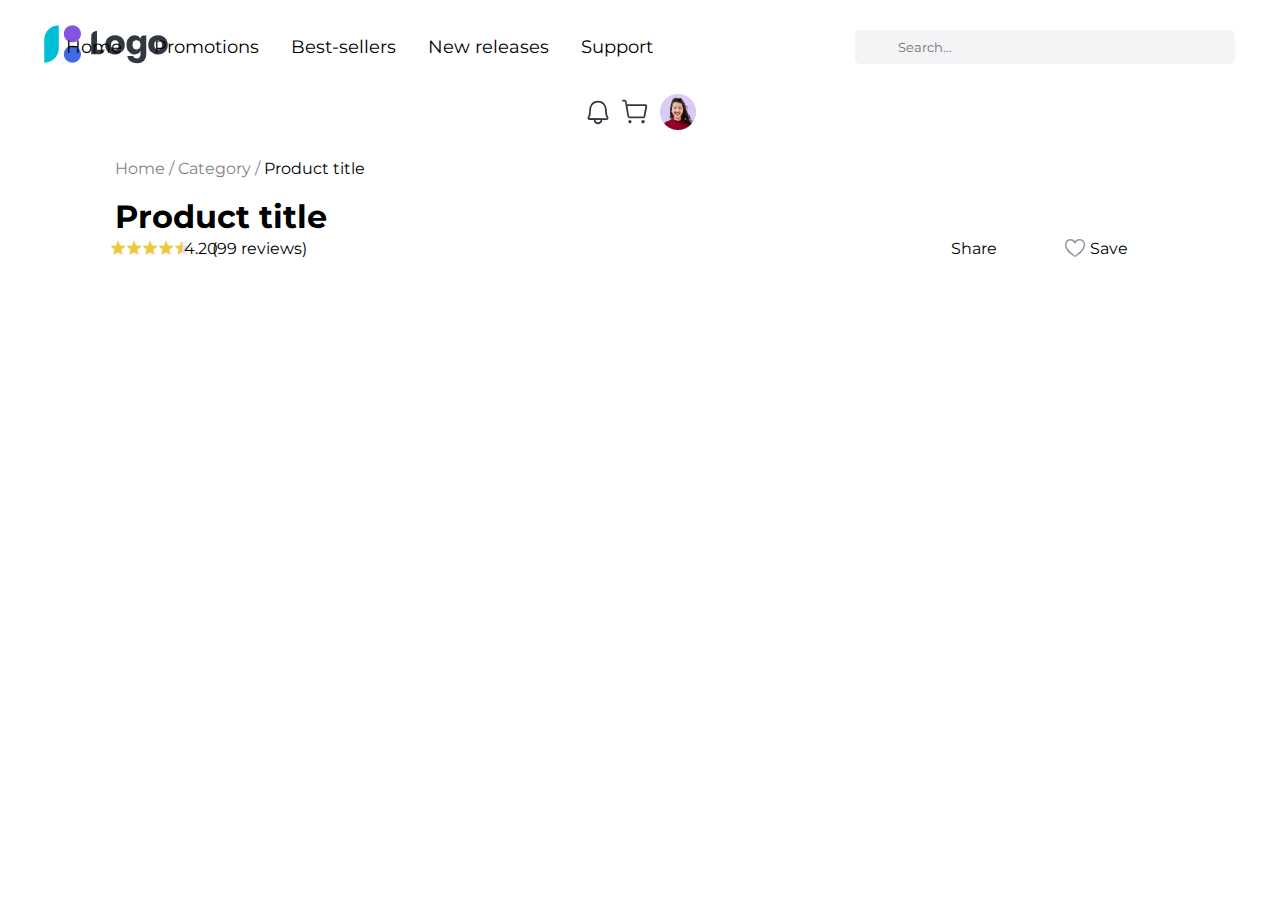
<file: index.html>
<!DOCTYPE html>
<!-- Created By CodingNepal -->

<head>
    <meta charset="utf-8">
    <title>Responsive Navigation Bar</title>
    <link rel="stylesheet" href="style.css">
    <script src="https://code.jquery.com/jquery-3.4.1.js"></script>
    <link rel="stylesheet" href="https://cdnjs.cloudflare.com/ajax/libs/font-awesome/6.3.0/css/all.min.css" integrity="sha512-SzlrxWUlpfuzQ+pcUCosxcglQRNAq/DZjVsC0lE40xsADsfeQoEypE+enwcOiGjk/bSuGGKHEyjSoQ1zVisanQ==" crossorigin="anonymous" referrerpolicy="no-referrer"
    />
    <meta name="viewport" content="width=device-width, initial-scale=1.0">
</head>

<body>
    <nav>
        <ul>
            <li class="logo">
                <img src="./img/Image 1713.png" alt="">
            </li>
            <li class="items"><a href="#">Home</a></li>
            <li class="items"><a href="#">Promotions</a></li>
            <li class="items"><a href="#">Best-sellers</a></li>
            <li class="items"><a href="#">New releases</a></li>
            <li class="items"><a href="#">Support</a></li>
            <li class="btn"><a href="#"><i class="fas fa-bars"></i></a></li>

            <div class="rightitem" style="margin-left: 30px">
                <i class="fa fa-search searchItem"></i>
                <input style="height: 34px; width: 380px;" type="text" placeholder=" Search...">
            </div>
            <div class="rightitem">
                <img src="./img/Bell 1.png" alt="">
            </div>
            <div class="rightitem">
                <img src="./img/Shopping cart simple 1.png" alt="">
            </div>
            <div class="rightitem">
                <img src="./img/Avatar 758.png" alt="">
            </div>
        </ul>
    </nav><br>

    <div style="margin-left: 9%;">
        <span style="opacity: 0.5;">Home /</span>
        <span style="opacity: 0.5;">Category /</span>
        <span>Product title</span>
    </div>
    <br>
    <div>
        <h1 style="margin-left: 9%;">Product title</h1>

    </div>

    <div class="rating-420">
        <img id="star1" src="./img/Rating 303.png" alt="">
        <p id="txt420">4.20</p>
        <p id="txt420-99">(99 reviews)</p>
        <i class="fa-sharp fa-solid fa-share-nodes share"></i>
        <p class="share11">Share</p>
        <img class="heart" src="./img/Heart 23.png" alt="">
        <p class="save">Save</p>
    </div>

</body>

</html>
</file>
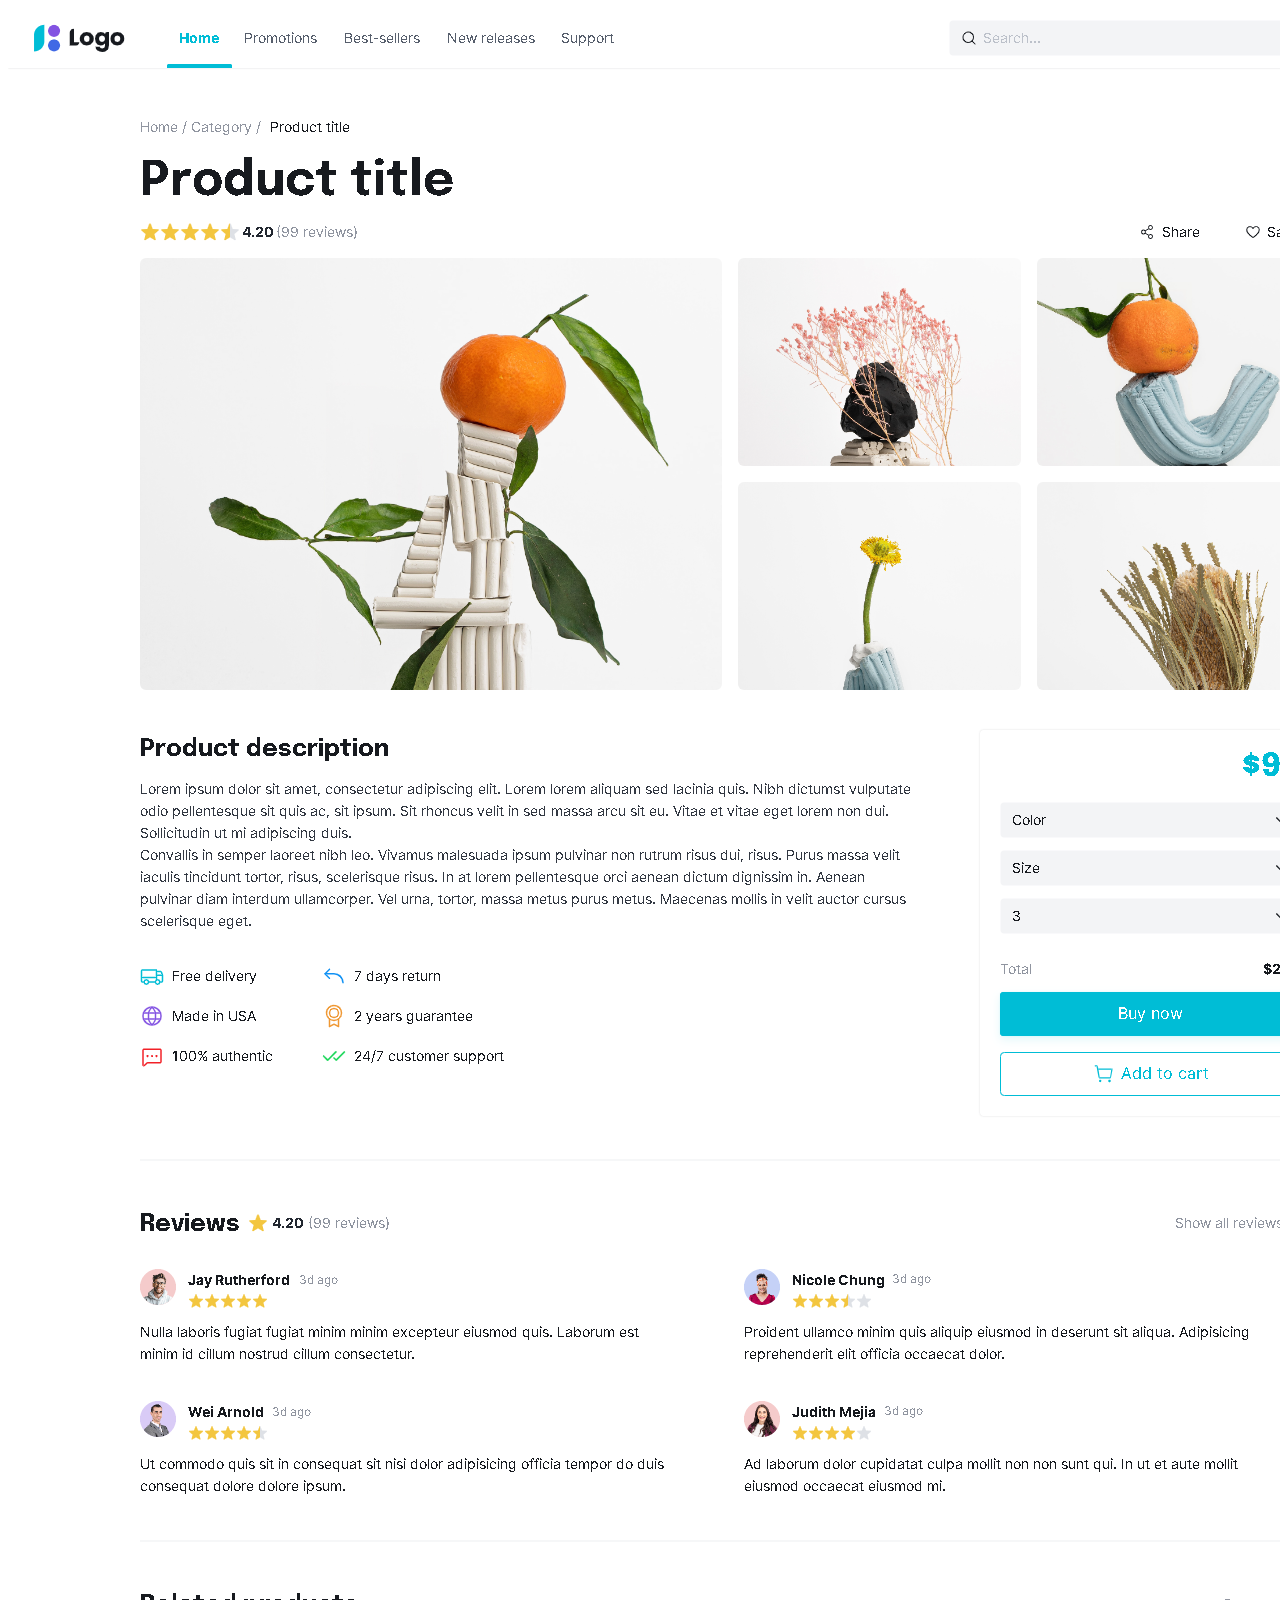
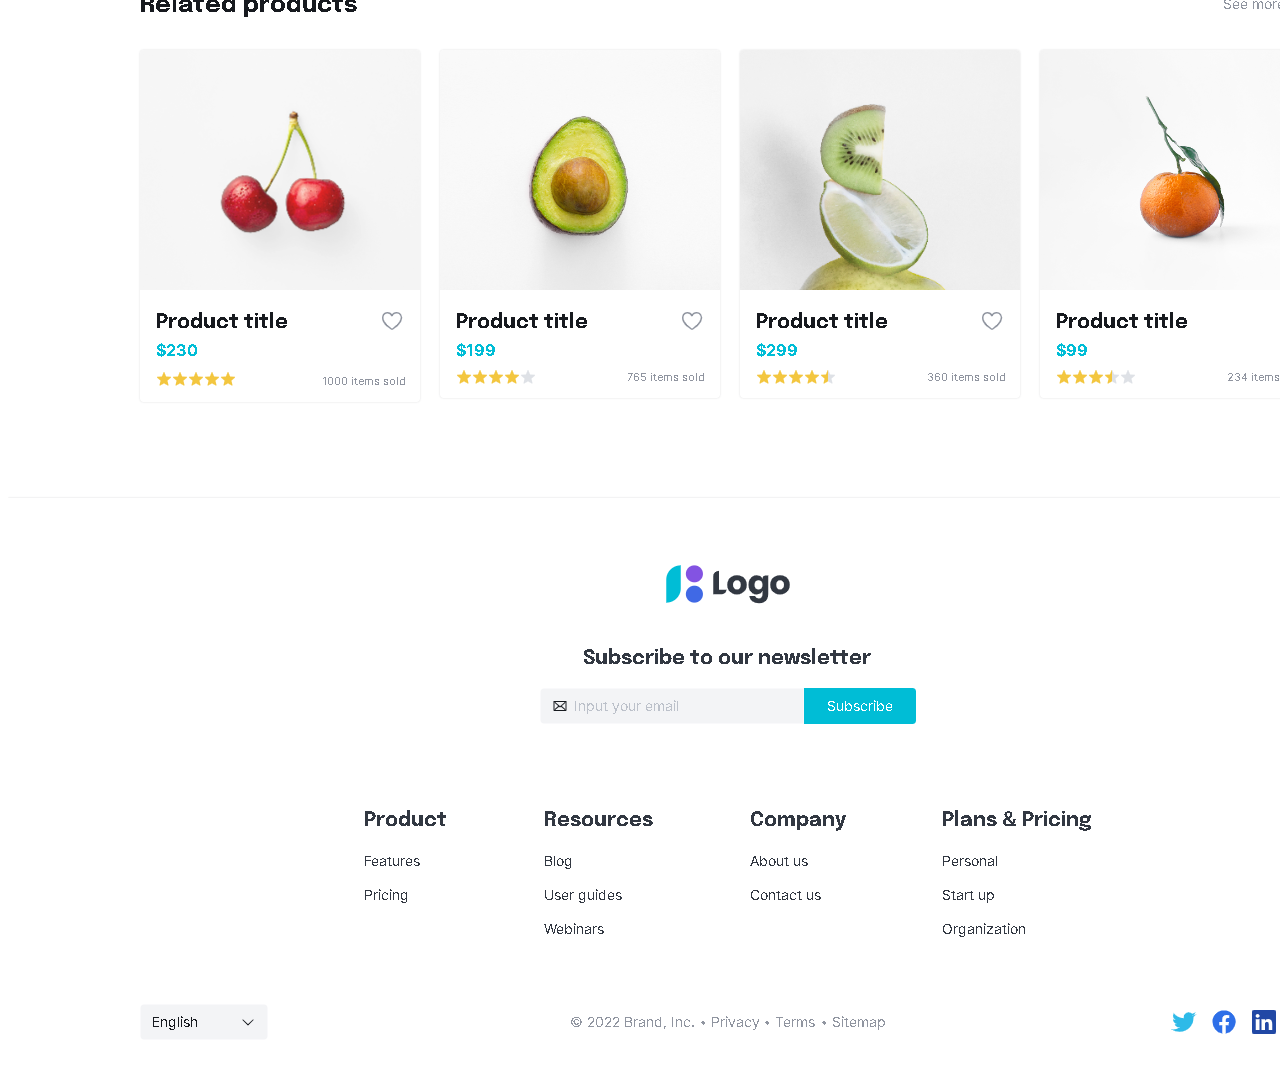
<file: demo.html>
<!DOCTYPE html>
<html lang="en">

<head>
    <meta charset="UTF-8">
    <meta http-equiv="X-UA-Compatible" content="IE=edge">
    <meta name="viewport" content="width=device-width, initial-scale=1.0">
    <title>Document</title>
</head>

<body>
    <div>
        <img src="a_detail.png" alt="">
    </div>
</body>

</html>
</file>
<file: style.css>
@import url('https://fonts.googleapis.com/css?family=Montserrat:400,500,600,700&display=swap');
* {
    margin: 0;
    padding: 0;
    box-sizing: border-box;
    font-family: 'Montserrat', sans-serif;
}

nav {
    padding: 5px 40px;
}

nav ul {
    list-style: none;
    display: flex;
    flex-wrap: wrap;
    align-items: center;
    justify-content: center;
}

nav ul li {
    padding: 15px 0;
}

nav ul li.items {
    position: relative;
    width: auto;
    margin: 16px;
    text-align: center;
    right: 13%;
}

nav ul li.items:after {
    position: absolute;
    content: '';
    left: 0;
    bottom: 5px;
    height: 2px;
    width: 100%;
    background: #33ffff;
    opacity: 0;
    transition: all 0.2s linear;
}

nav ul li.items:hover:after {
    opacity: 1;
    bottom: 8px;
}

nav ul li.logo {
    flex: 1;
    color: black;
    font-size: 23px;
    font-weight: 600;
    cursor: default;
    user-select: none;
}

nav ul li a {
    color: black;
    font-size: 18px;
    text-decoration: none;
    transition: .4s;
}

nav ul li:hover a {
    color: cyan;
    font-weight: 690;
}

nav ul li i {
    font-size: 23px;
}

nav ul li.btn {
    display: none;
}

nav ul li.btn.hide i:before {
    content: '\f00d';
}

@media all and (max-width: 900px) {
    nav {
        padding: 5px 30px;
    }
    nav ul li.items {
        width: 100%;
        display: none;
    }
    nav ul li.items.show {
        display: block;
    }
    nav ul li.btn {
        display: block;
    }
    nav ul li.items:hover {
        border-radius: 5px;
        box-shadow: inset 0 0 5px #33ffff, inset 0 0 10px #66ffff;
    }
    nav ul li.items:hover:after {
        opacity: 0;
    }
}

.rightitem {
    color: rgba(0, 0, 0, 0.5);
    display: flex;
    position: relative;
    margin: 5px;
}

.rightitem .searchItem {
    position: absolute;
    left: 15px;
    top: 10px;
}

.rightitem input {
    color: #e7e9ed;
    padding-left: 40px;
    border-radius: 5px;
    background-color: #f3f4f6;
    outline: none;
    border: none;
}

.searchItem {
    position: relative;
    top: 250px;
    left: 13px;
    color: #323842;
    font-size: 15px;
    font-weight: bold;
}

.rating-420 {
    display: flex;
    align-items: center;
    justify-content: space-around;
}

#star1 {
    position: relative;
    right: -3.2%;
}

#txt420 {
    position: relative;
    right: 8%;
}

#txt420-99 {
    position: relative;
    right: 19.2%;
}

.share {
    position: relative;
    right: -20%;
}

.share11 {
    position: relative;
    right: -9.6%;
}

.heart {
    position: relative;
    right: -4%;
}

.save {
    position: relative;
    right: 6.5%;
}
</file>
